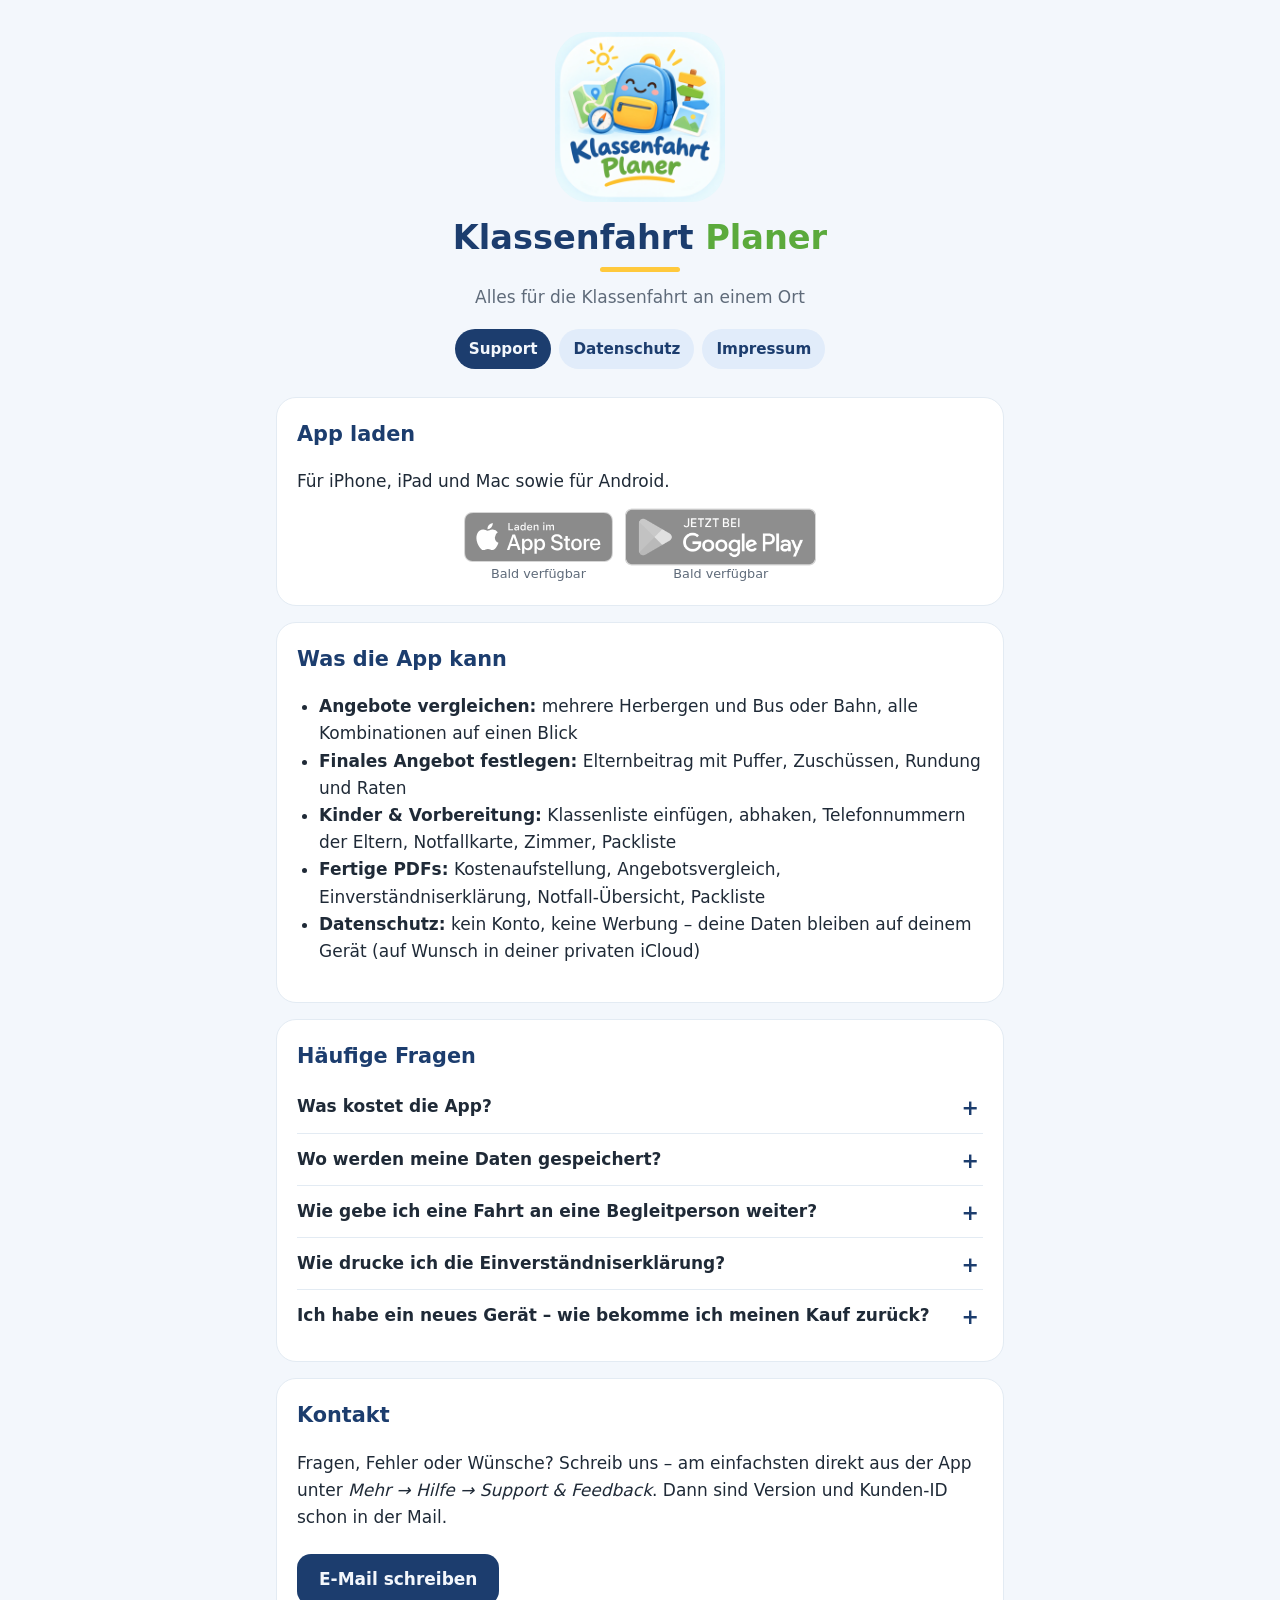
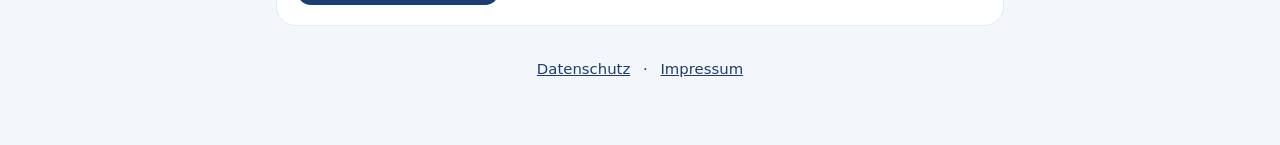
<file: index.html>
<!DOCTYPE html>
<html lang="de">
<head>
  <meta charset="utf-8">
  <meta name="viewport" content="width=device-width, initial-scale=1">
  <title>Klassenfahrt Planer – Support</title>
  <meta name="description" content="Alles für die Klassenfahrt an einem Ort: Herbergen und Bus vergleichen, Elternbeitrag berechnen, Einverständnisse, Notfallkarten und PDFs – ohne Konto.">
  <link rel="icon" href="icon.png">
  <link rel="apple-touch-icon" href="icon.png">
  <link rel="stylesheet" href="style.css">
</head>
<body>
<div class="wrap">
  <header>
    <img src="logo.png" alt="Klassenfahrt Planer – Logo mit Rucksack">
    <h1><span class="a">Klassenfahrt</span> <span class="b">Planer</span></h1>
    <div class="underline"></div>
    <p class="lead">Alles für die Klassenfahrt an einem Ort</p>
    <nav>
      <a href="index.html" aria-current="page">Support</a>
      <a href="datenschutz.html">Datenschutz</a>
      <a href="impressum.html">Impressum</a>
    </nav>
  </header>

  <section class="card">
    <h2>App laden</h2>
    <p>Für iPhone, iPad und Mac sowie für Android.</p>
    <div class="stores">
      <span class="soon"><img class="badge-apple" src="appstore-badge.svg" alt="Im App Store laden"><small>Bald verfügbar</small></span>
      <span class="soon"><img class="badge-google" src="googleplay-badge.png" alt="Jetzt bei Google Play"><small>Bald verfügbar</small></span>
    </div>
  </section>

  <section class="card">
    <h2>Was die App kann</h2>
    <ul>
      <li><strong>Angebote vergleichen:</strong> mehrere Herbergen und Bus oder Bahn, alle Kombinationen auf einen Blick</li>
      <li><strong>Finales Angebot festlegen:</strong> Elternbeitrag mit Puffer, Zuschüssen, Rundung und Raten</li>
      <li><strong>Kinder &amp; Vorbereitung:</strong> Klassenliste einfügen, abhaken, Telefonnummern der Eltern, Notfallkarte, Zimmer, Packliste</li>
      <li><strong>Fertige PDFs:</strong> Kostenaufstellung, Angebotsvergleich, Einverständniserklärung, Notfall-Übersicht, Packliste</li>
      <li><strong>Datenschutz:</strong> kein Konto, keine Werbung – deine Daten bleiben auf deinem Gerät (auf Wunsch in deiner privaten iCloud)</li>
    </ul>
  </section>

  <section class="card">
    <h2>Häufige Fragen</h2>
    <details>
      <summary>Was kostet die App?</summary>
      <p>Du kannst die Beispiel-Fahrt ansehen und eine eigene Fahrt mit bis zu 5 Kindern kostenlos anlegen. Die Vollversion schaltest du einmalig frei – kein Abo. Auf Apple-Geräten gilt der Kauf auf iPhone, iPad und Mac.</p>
    </details>
    <details>
      <summary>Wo werden meine Daten gespeichert?</summary>
      <p>Auf deinem Gerät. Auf iPhone, iPad und Mac kannst du unter <em>Mehr → iCloud-Sync</em> zusätzlich den Abgleich über deine private iCloud einschalten. Der Entwickler hat keinen Zugriff auf deine Daten.</p>
    </details>
    <details>
      <summary>Wie gebe ich eine Fahrt an eine Begleitperson weiter?</summary>
      <p>Unter <em>Mehr → Fahrt exportieren / übergeben</em> entsteht eine Datei, die du z. B. per AirDrop, Mail oder Messenger weitergibst. Sie lässt sich auf iPhone, iPad, Mac und Android importieren (<em>Mehr → Fahrt importieren</em>).</p>
    </details>
    <details>
      <summary>Wie drucke ich die Einverständniserklärung?</summary>
      <p>Unter <em>Dokumente</em> (Mac: Seitenleiste, iPhone/Android: Mehr) auf „Einverständniserklärung – alle Kinder“ tippen. In der Vorschau über das Teilen-Symbol „Drucken“ wählen. Text und Ankreuz-Punkte kannst du vorher anpassen.</p>
    </details>
    <details>
      <summary>Ich habe ein neues Gerät – wie bekomme ich meinen Kauf zurück?</summary>
      <p>Unter <em>Mehr → Vollversion → Käufe wiederherstellen</em>. Nutze dabei dieselbe Apple-ID bzw. dasselbe Google-Konto wie beim Kauf.</p>
    </details>
  </section>

  <section class="card">
    <h2>Kontakt</h2>
    <p>Fragen, Fehler oder Wünsche? Schreib uns – am einfachsten direkt aus der App unter <em>Mehr → Hilfe → Support &amp; Feedback</em>. Dann sind Version und Kunden-ID schon in der Mail.</p>
    <a class="button" href="mailto:support@schuehler-apps.de?subject=Klassenfahrt-Planer%3A%20Support">E-Mail schreiben</a>
  </section>

  <footer class="muted">
    <p><a href="datenschutz.html">Datenschutz</a> · <a href="impressum.html">Impressum</a></p>
  </footer>
</div>
</body>
</html>
</file>
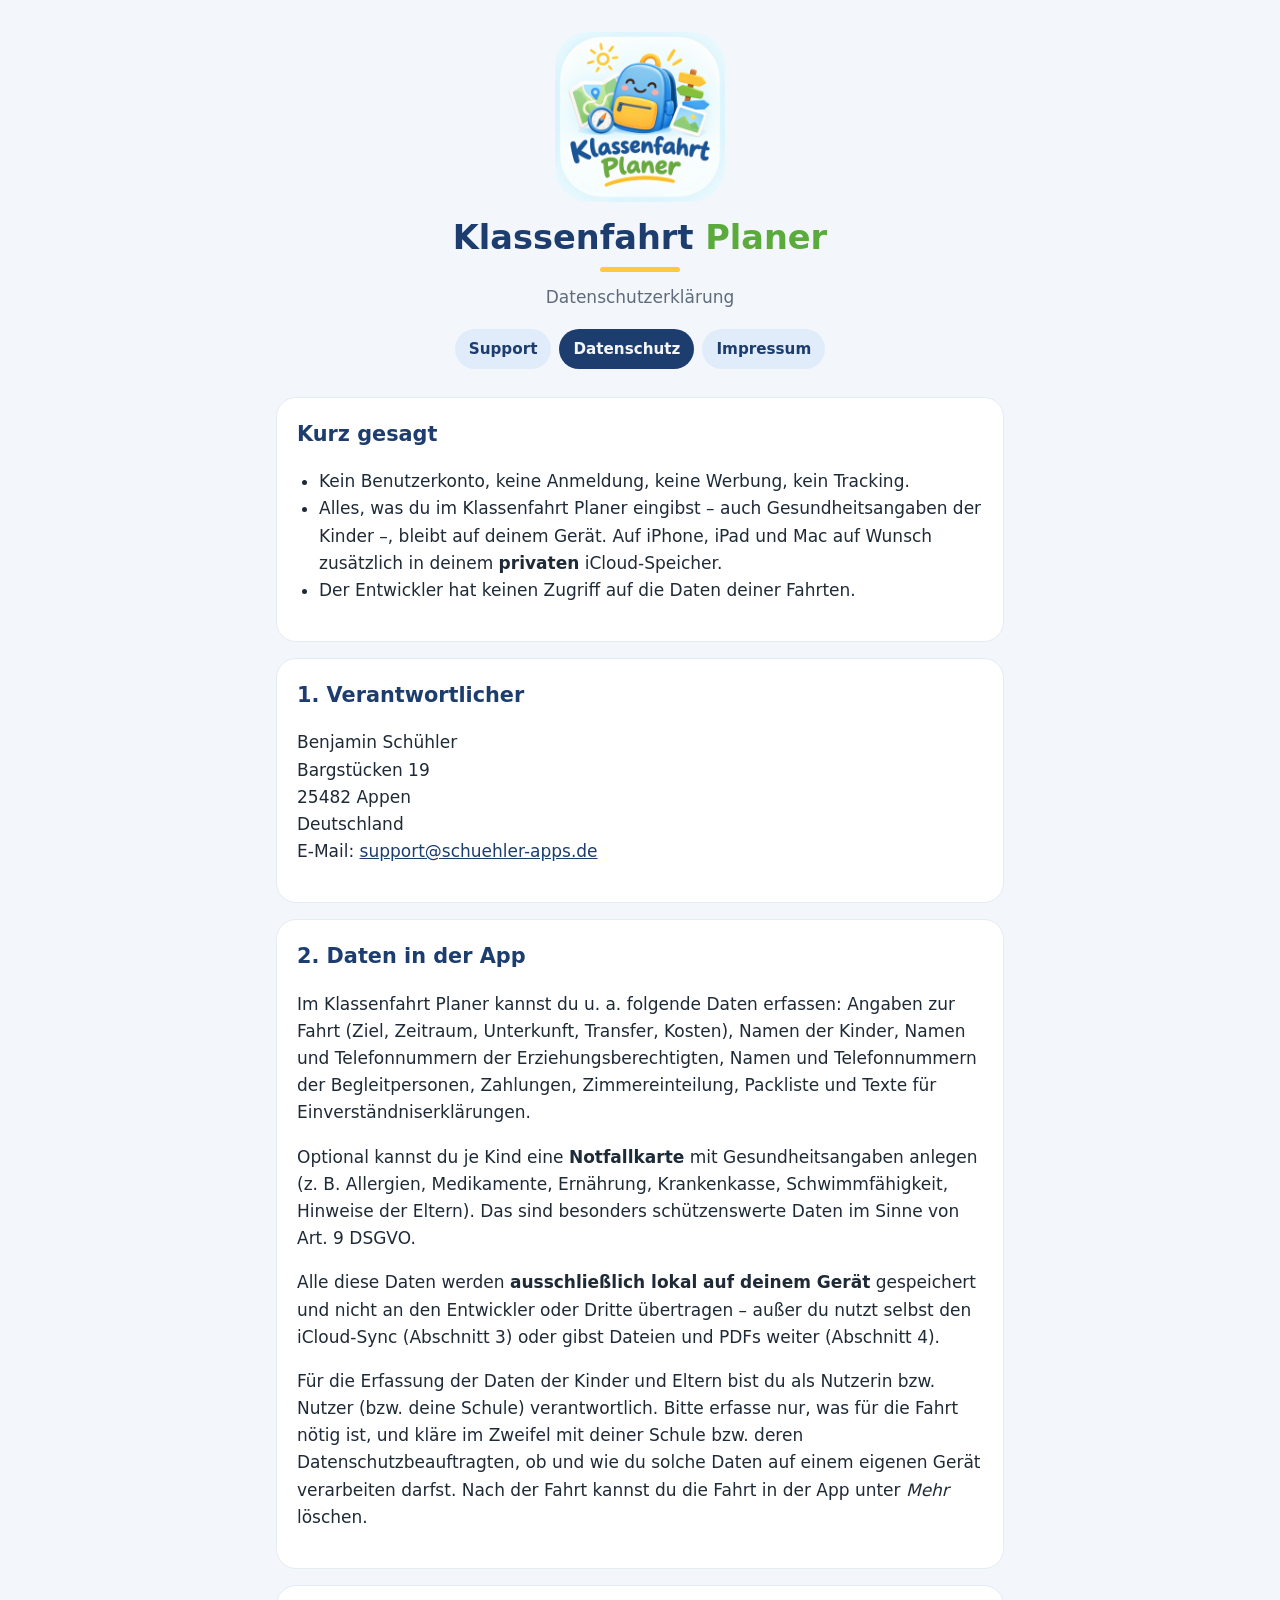
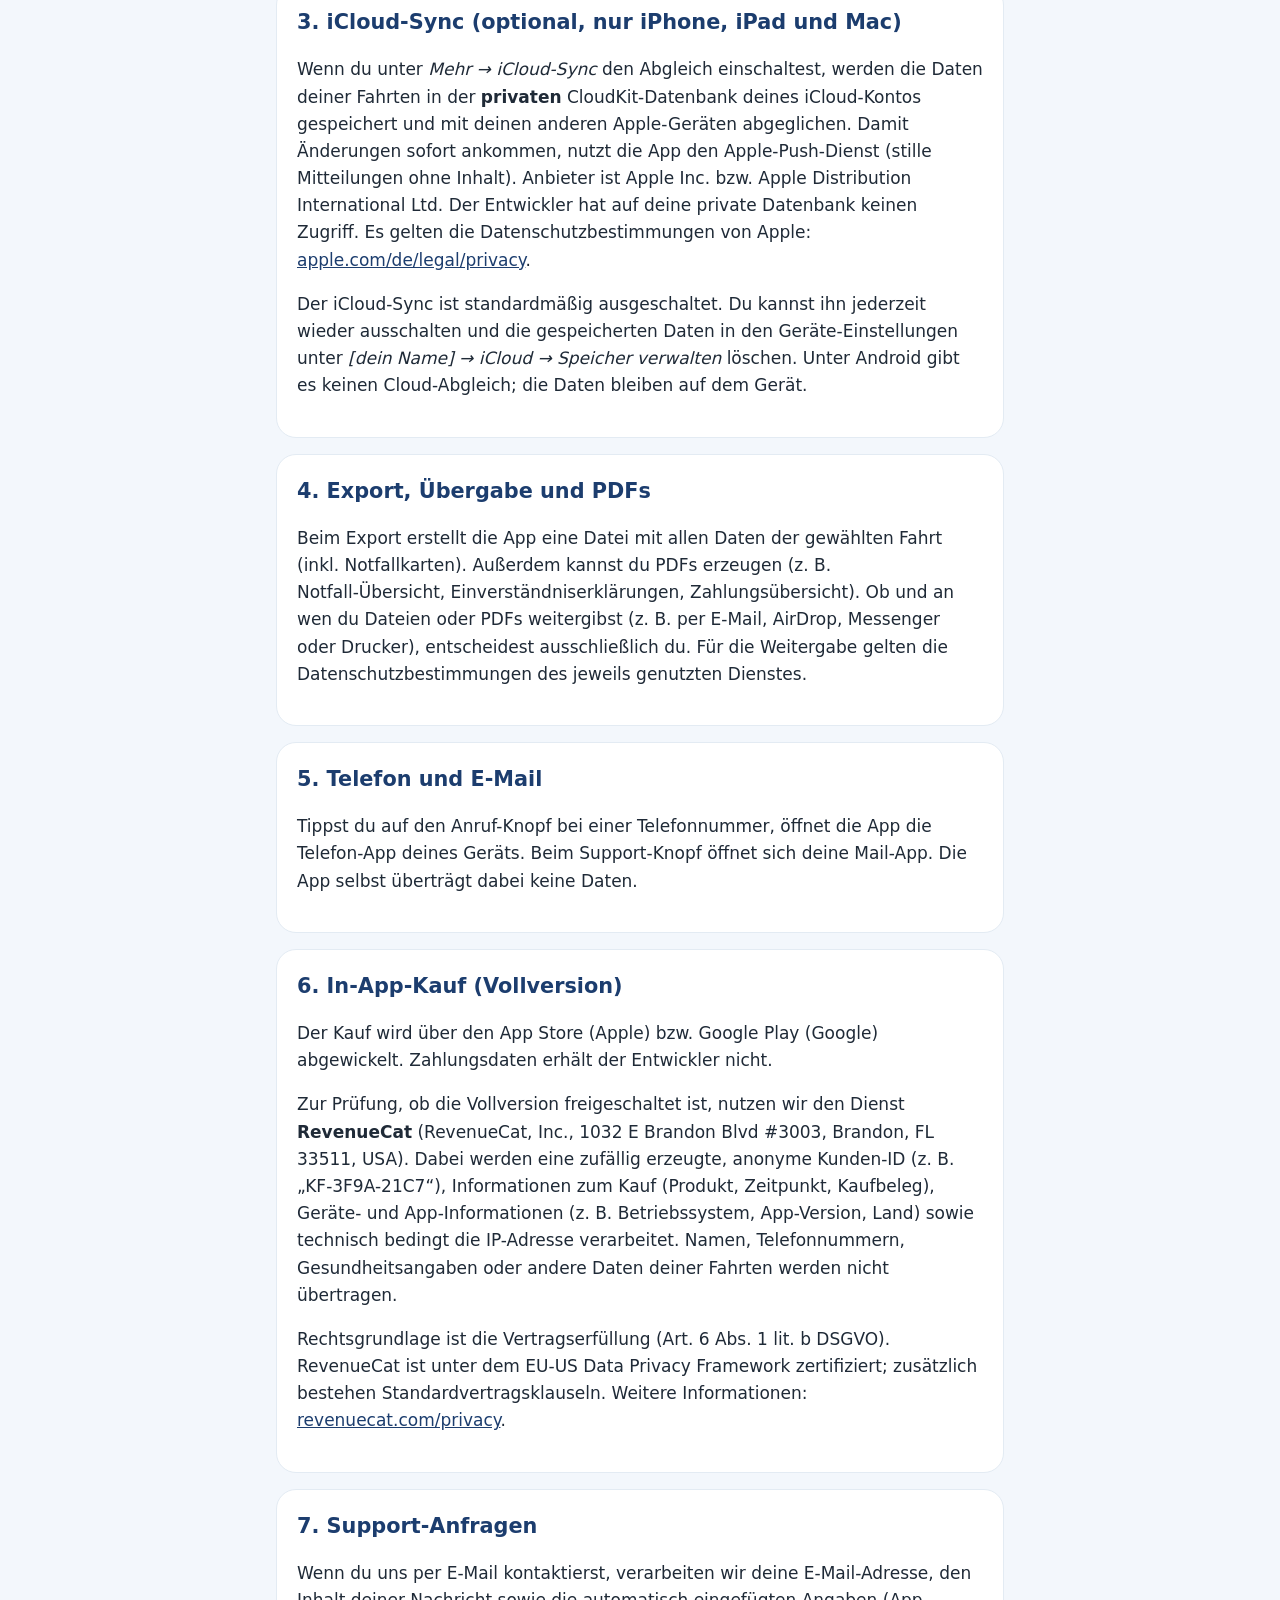
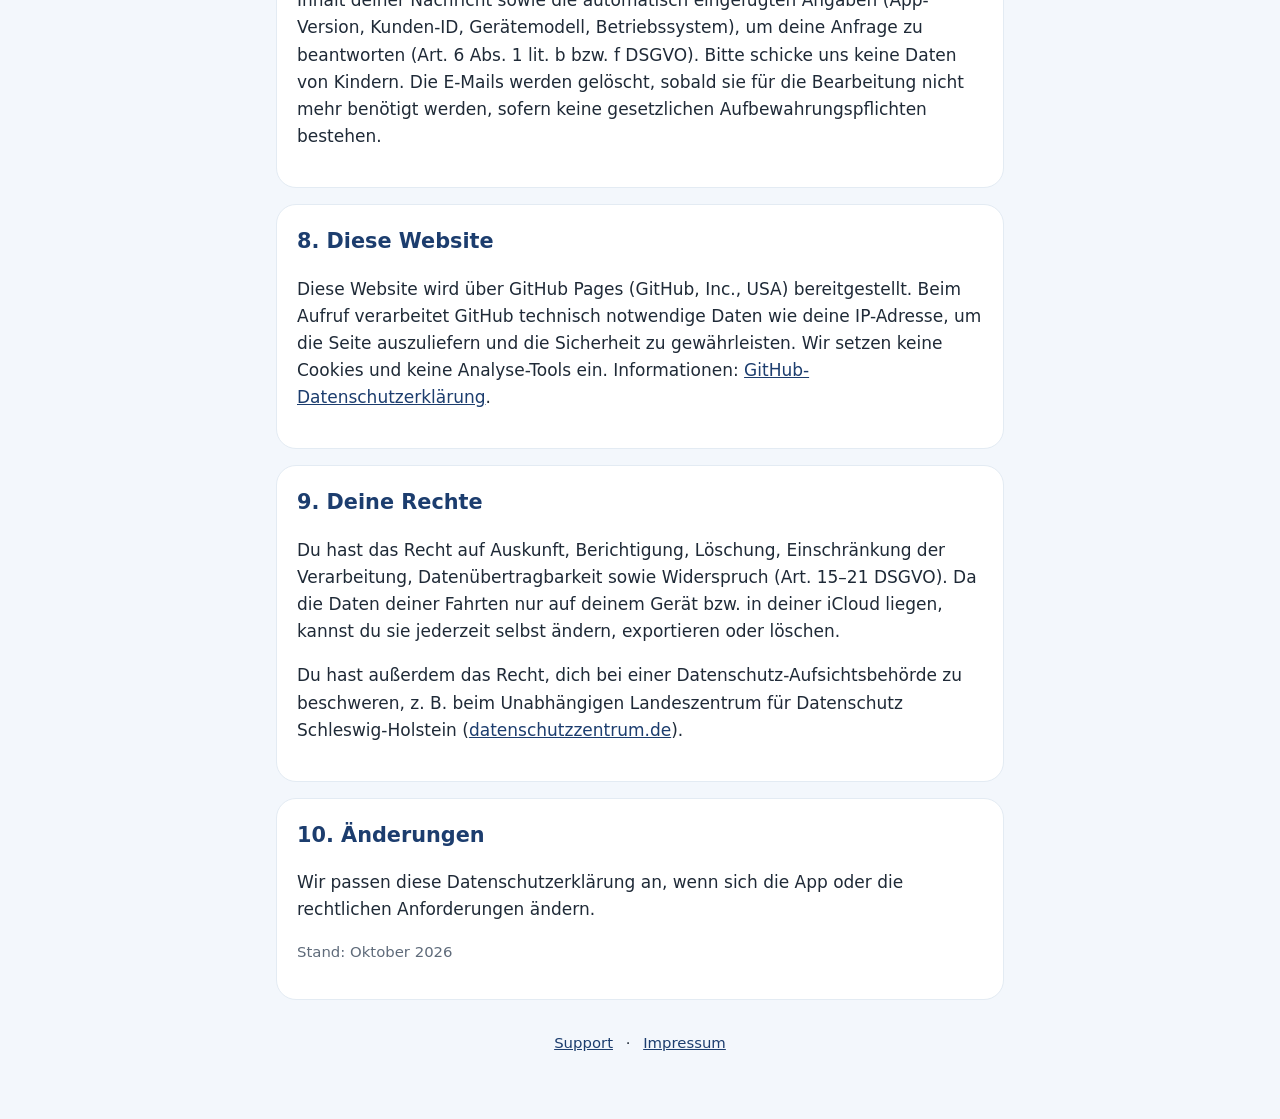
<file: datenschutz.html>
<!DOCTYPE html>
<html lang="de">
<head>
  <meta charset="utf-8">
  <meta name="viewport" content="width=device-width, initial-scale=1">
  <title>Klassenfahrt Planer – Datenschutz</title>
  <meta name="description" content="Alles für die Klassenfahrt an einem Ort: Herbergen und Bus vergleichen, Elternbeitrag berechnen, Einverständnisse, Notfallkarten und PDFs – ohne Konto.">
  <link rel="icon" href="icon.png">
  <link rel="apple-touch-icon" href="icon.png">
  <link rel="stylesheet" href="style.css">
</head>
<body>
<div class="wrap">
  <header>
    <img src="logo.png" alt="Klassenfahrt Planer – Logo mit Rucksack">
    <h1><span class="a">Klassenfahrt</span> <span class="b">Planer</span></h1>
    <div class="underline"></div>
    <p class="lead">Datenschutzerklärung</p>
    <nav>
      <a href="index.html">Support</a>
      <a href="datenschutz.html" aria-current="page">Datenschutz</a>
      <a href="impressum.html">Impressum</a>
    </nav>
  </header>

  <section class="card">
    <h2>Kurz gesagt</h2>
    <ul>
      <li>Kein Benutzerkonto, keine Anmeldung, keine Werbung, kein Tracking.</li>
      <li>Alles, was du im Klassenfahrt Planer eingibst – auch Gesundheitsangaben der Kinder –, bleibt auf deinem Gerät. Auf iPhone, iPad und Mac auf Wunsch zusätzlich in deinem <strong>privaten</strong> iCloud-Speicher.</li>
      <li>Der Entwickler hat keinen Zugriff auf die Daten deiner Fahrten.</li>
    </ul>
  </section>

  <section class="card">
    <h2>1. Verantwortlicher</h2>
    <p>
      Benjamin Schühler<br>
      Bargstücken 19<br>
      25482 Appen<br>
      Deutschland<br>
      E-Mail: <a href="mailto:support@schuehler-apps.de">support@schuehler-apps.de</a>
    </p>
  </section>

  <section class="card">
    <h2>2. Daten in der App</h2>
    <p>Im Klassenfahrt Planer kannst du u. a. folgende Daten erfassen: Angaben zur Fahrt (Ziel, Zeitraum, Unterkunft, Transfer, Kosten), Namen der Kinder, Namen und Telefonnummern der Erziehungsberechtigten, Namen und Telefonnummern der Begleitpersonen, Zahlungen, Zimmereinteilung, Packliste und Texte für Einverständniserklärungen.</p>
    <p>Optional kannst du je Kind eine <strong>Notfallkarte</strong> mit Gesundheitsangaben anlegen (z. B. Allergien, Medikamente, Ernährung, Krankenkasse, Schwimmfähigkeit, Hinweise der Eltern). Das sind besonders schützenswerte Daten im Sinne von Art. 9 DSGVO.</p>
    <p>Alle diese Daten werden <strong>ausschließlich lokal auf deinem Gerät</strong> gespeichert und nicht an den Entwickler oder Dritte übertragen – außer du nutzt selbst den iCloud-Sync (Abschnitt 3) oder gibst Dateien und PDFs weiter (Abschnitt 4).</p>
    <p>Für die Erfassung der Daten der Kinder und Eltern bist du als Nutzerin bzw. Nutzer (bzw. deine Schule) verantwortlich. Bitte erfasse nur, was für die Fahrt nötig ist, und kläre im Zweifel mit deiner Schule bzw. deren Datenschutzbeauftragten, ob und wie du solche Daten auf einem eigenen Gerät verarbeiten darfst. Nach der Fahrt kannst du die Fahrt in der App unter <em>Mehr</em> löschen.</p>
  </section>

  <section class="card">
    <h2>3. iCloud-Sync (optional, nur iPhone, iPad und Mac)</h2>
    <p>Wenn du unter <em>Mehr → iCloud-Sync</em> den Abgleich einschaltest, werden die Daten deiner Fahrten in der <strong>privaten</strong> CloudKit-Datenbank deines iCloud-Kontos gespeichert und mit deinen anderen Apple-Geräten abgeglichen. Damit Änderungen sofort ankommen, nutzt die App den Apple-Push-Dienst (stille Mitteilungen ohne Inhalt). Anbieter ist Apple Inc. bzw. Apple Distribution International Ltd. Der Entwickler hat auf deine private Datenbank keinen Zugriff. Es gelten die Datenschutzbestimmungen von Apple: <a href="https://www.apple.com/de/legal/privacy/">apple.com/de/legal/privacy</a>.</p>
    <p>Der iCloud-Sync ist standardmäßig ausgeschaltet. Du kannst ihn jederzeit wieder ausschalten und die gespeicherten Daten in den Geräte-Einstellungen unter <em>[dein Name] → iCloud → Speicher verwalten</em> löschen. Unter Android gibt es keinen Cloud-Abgleich; die Daten bleiben auf dem Gerät.</p>
  </section>

  <section class="card">
    <h2>4. Export, Übergabe und PDFs</h2>
    <p>Beim Export erstellt die App eine Datei mit allen Daten der gewählten Fahrt (inkl. Notfallkarten). Außerdem kannst du PDFs erzeugen (z. B. Notfall-Übersicht, Einverständniserklärungen, Zahlungsübersicht). Ob und an wen du Dateien oder PDFs weitergibst (z. B. per E-Mail, AirDrop, Messenger oder Drucker), entscheidest ausschließlich du. Für die Weitergabe gelten die Datenschutzbestimmungen des jeweils genutzten Dienstes.</p>
  </section>

  <section class="card">
    <h2>5. Telefon und E-Mail</h2>
    <p>Tippst du auf den Anruf-Knopf bei einer Telefonnummer, öffnet die App die Telefon-App deines Geräts. Beim Support-Knopf öffnet sich deine Mail-App. Die App selbst überträgt dabei keine Daten.</p>
  </section>

  <section class="card">
    <h2>6. In-App-Kauf (Vollversion)</h2>
    <p>Der Kauf wird über den App Store (Apple) bzw. Google Play (Google) abgewickelt. Zahlungsdaten erhält der Entwickler nicht.</p>
    <p>Zur Prüfung, ob die Vollversion freigeschaltet ist, nutzen wir den Dienst <strong>RevenueCat</strong> (RevenueCat, Inc., 1032 E Brandon Blvd #3003, Brandon, FL 33511, USA). Dabei werden eine zufällig erzeugte, anonyme Kunden-ID (z. B. „KF-3F9A-21C7“), Informationen zum Kauf (Produkt, Zeitpunkt, Kaufbeleg), Geräte- und App-Informationen (z. B. Betriebssystem, App-Version, Land) sowie technisch bedingt die IP-Adresse verarbeitet. Namen, Telefonnummern, Gesundheitsangaben oder andere Daten deiner Fahrten werden nicht übertragen.</p>
    <p>Rechtsgrundlage ist die Vertragserfüllung (Art. 6 Abs. 1 lit. b DSGVO). RevenueCat ist unter dem EU-US Data Privacy Framework zertifiziert; zusätzlich bestehen Standardvertragsklauseln. Weitere Informationen: <a href="https://www.revenuecat.com/privacy">revenuecat.com/privacy</a>.</p>
  </section>

  <section class="card">
    <h2>7. Support-Anfragen</h2>
    <p>Wenn du uns per E-Mail kontaktierst, verarbeiten wir deine E-Mail-Adresse, den Inhalt deiner Nachricht sowie die automatisch eingefügten Angaben (App-Version, Kunden-ID, Gerätemodell, Betriebssystem), um deine Anfrage zu beantworten (Art. 6 Abs. 1 lit. b bzw. f DSGVO). Bitte schicke uns keine Daten von Kindern. Die E-Mails werden gelöscht, sobald sie für die Bearbeitung nicht mehr benötigt werden, sofern keine gesetzlichen Aufbewahrungspflichten bestehen.</p>
  </section>

  <section class="card">
    <h2>8. Diese Website</h2>
    <p>Diese Website wird über GitHub Pages (GitHub, Inc., USA) bereitgestellt. Beim Aufruf verarbeitet GitHub technisch notwendige Daten wie deine IP-Adresse, um die Seite auszuliefern und die Sicherheit zu gewährleisten. Wir setzen keine Cookies und keine Analyse-Tools ein. Informationen: <a href="https://docs.github.com/de/site-policy/privacy-policies/github-general-privacy-statement">GitHub-Datenschutzerklärung</a>.</p>
  </section>

  <section class="card">
    <h2>9. Deine Rechte</h2>
    <p>Du hast das Recht auf Auskunft, Berichtigung, Löschung, Einschränkung der Verarbeitung, Datenübertragbarkeit sowie Widerspruch (Art. 15–21 DSGVO). Da die Daten deiner Fahrten nur auf deinem Gerät bzw. in deiner iCloud liegen, kannst du sie jederzeit selbst ändern, exportieren oder löschen.</p>
    <p>Du hast außerdem das Recht, dich bei einer Datenschutz-Aufsichtsbehörde zu beschweren, z. B. beim Unabhängigen Landeszentrum für Datenschutz Schleswig-Holstein (<a href="https://www.datenschutzzentrum.de">datenschutzzentrum.de</a>).</p>
  </section>

  <section class="card">
    <h2>10. Änderungen</h2>
    <p>Wir passen diese Datenschutzerklärung an, wenn sich die App oder die rechtlichen Anforderungen ändern.</p>
    <p class="muted">Stand: Oktober 2026</p>
  </section>

  <footer class="muted">
    <p><a href="index.html">Support</a> · <a href="impressum.html">Impressum</a></p>
  </footer>
</div>
</body>
</html>
</file>
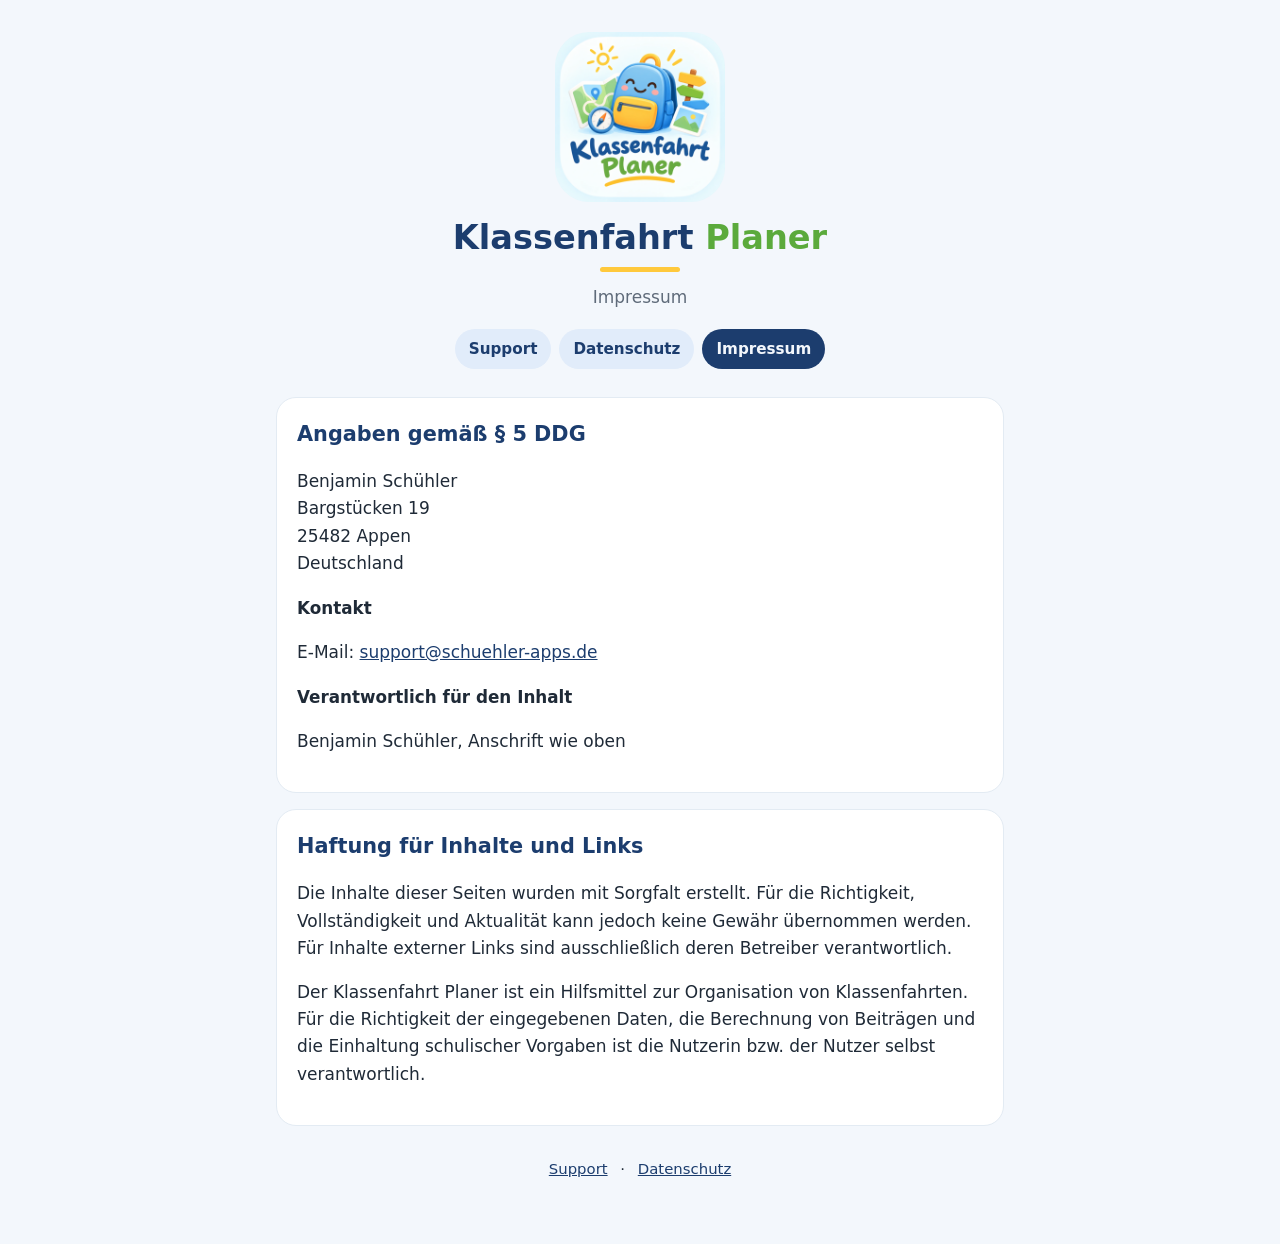
<file: impressum.html>
<!DOCTYPE html>
<html lang="de">
<head>
  <meta charset="utf-8">
  <meta name="viewport" content="width=device-width, initial-scale=1">
  <title>Klassenfahrt Planer – Impressum</title>
  <meta name="description" content="Alles für die Klassenfahrt an einem Ort: Herbergen und Bus vergleichen, Elternbeitrag berechnen, Einverständnisse, Notfallkarten und PDFs – ohne Konto.">
  <link rel="icon" href="icon.png">
  <link rel="apple-touch-icon" href="icon.png">
  <link rel="stylesheet" href="style.css">
</head>
<body>
<div class="wrap">
  <header>
    <img src="logo.png" alt="Klassenfahrt Planer – Logo mit Rucksack">
    <h1><span class="a">Klassenfahrt</span> <span class="b">Planer</span></h1>
    <div class="underline"></div>
    <p class="lead">Impressum</p>
    <nav>
      <a href="index.html">Support</a>
      <a href="datenschutz.html">Datenschutz</a>
      <a href="impressum.html" aria-current="page">Impressum</a>
    </nav>
  </header>

  <section class="card">
    <h2>Angaben gemäß § 5 DDG</h2>
    <p>
      Benjamin Schühler<br>
      Bargstücken 19<br>
      25482 Appen<br>
      Deutschland
    </p>
    <h3>Kontakt</h3>
    <p>E-Mail: <a href="mailto:support@schuehler-apps.de">support@schuehler-apps.de</a></p>
    <h3>Verantwortlich für den Inhalt</h3>
    <p>Benjamin Schühler, Anschrift wie oben</p>
  </section>

  <section class="card">
    <h2>Haftung für Inhalte und Links</h2>
    <p>Die Inhalte dieser Seiten wurden mit Sorgfalt erstellt. Für die Richtigkeit, Vollständigkeit und Aktualität kann jedoch keine Gewähr übernommen werden. Für Inhalte externer Links sind ausschließlich deren Betreiber verantwortlich.</p>
    <p>Der Klassenfahrt Planer ist ein Hilfsmittel zur Organisation von Klassenfahrten. Für die Richtigkeit der eingegebenen Daten, die Berechnung von Beiträgen und die Einhaltung schulischer Vorgaben ist die Nutzerin bzw. der Nutzer selbst verantwortlich.</p>
  </section>

  <footer class="muted">
    <p><a href="index.html">Support</a> · <a href="datenschutz.html">Datenschutz</a></p>
  </footer>
</div>
</body>
</html>
</file>
<file: style.css>
:root {
  --navy: #1C3D6E;
  --green: #5BAA3C;
  --yellow: #FFC93C;
  --coral: #D9594A;
  --sky: #E1ECFA;
  --bg: #F3F7FC;
  --card: #FFFFFF;
  --line: #E3EBF3;
  --text: #1F2A37;
  --muted: #5F6B7A;
}
@media (prefers-color-scheme: dark) {
  :root {
    --navy: #8DB6F2;
    --green: #7DCB5C;
    --yellow: #F7C94F;
    --coral: #F28C7A;
    --sky: #1C2E45;
    --bg: #0E1520;
    --card: #182233;
    --line: #2A3747;
    --text: #E8EEF5;
    --muted: #9AA8B8;
  }
}
* { box-sizing: border-box; }
html { -webkit-text-size-adjust: 100%; }
body {
  margin: 0;
  background: var(--bg);
  color: var(--text);
  font-family: ui-rounded, "SF Pro Rounded", system-ui, -apple-system, "Segoe UI", Roboto, sans-serif;
  line-height: 1.6;
  font-size: 17px;
}
.wrap { max-width: 760px; margin: 0 auto; padding: 32px 16px 48px; }
header { text-align: center; margin-bottom: 28px; }
header img { width: 170px; height: auto; border-radius: 34px; }
h1 { font-size: 2.1rem; margin: 8px 0 4px; line-height: 1.2; }
h1 .a { color: var(--navy); }
h1 .b { color: var(--green); }
.underline { width: 80px; height: 5px; border-radius: 3px; background: var(--yellow); margin: 8px auto 12px; }
.lead { color: var(--muted); margin: 0; }
nav { display: flex; gap: 8px; justify-content: center; flex-wrap: wrap; margin-top: 18px; }
nav a {
  text-decoration: none; color: var(--navy); font-weight: 600; font-size: 0.95rem;
  padding: 8px 14px; border-radius: 999px; background: var(--sky);
}
nav a[aria-current="page"] { background: var(--navy); color: var(--bg); }
.card {
  background: var(--card); border: 1px solid var(--line); border-radius: 20px;
  padding: 20px; margin: 16px 0;
}
h2 { color: var(--navy); font-size: 1.3rem; margin: 0 0 8px; }
h3 { font-size: 1.05rem; margin: 18px 0 4px; }
p, li { color: var(--text); }
.muted { color: var(--muted); font-size: 0.93rem; }
a { color: var(--navy); }
.button {
  display: inline-block; text-decoration: none; background: var(--navy); color: var(--bg);
  font-weight: 700; padding: 12px 22px; border-radius: 14px; margin-top: 6px;
}
details { border-top: 1px solid var(--line); padding: 12px 0; }
details:first-of-type { border-top: 0; }
summary { cursor: pointer; font-weight: 600; list-style: none; position: relative; padding-right: 28px; }
summary::-webkit-details-marker { display: none; }
summary::after { content: "+"; position: absolute; right: 4px; top: -1px; color: var(--navy); font-size: 1.3rem; }
details[open] summary::after { content: "–"; }
details p, details ol, details ul { margin: 8px 0 0; }
ol, ul { padding-left: 22px; }
footer { text-align: center; margin-top: 32px; }
footer a { margin: 0 8px; }
.stores { display: flex; gap: 12px; flex-wrap: wrap; align-items: center; justify-content: center; margin-top: 8px; }
.stores a, .stores .soon { display: flex; flex-direction: column; align-items: center; }
.badge-apple { height: 50px; width: auto; display: block; }
/* Google-Abzeichen hat eigenen transparenten Rand, deshalb größer */
.badge-google { height: 74px; width: auto; display: block; margin: -12px 0; }
.soon { position: relative; }
.soon img { filter: grayscale(1); opacity: 0.45; }
.soon small { color: var(--muted); font-size: 0.8rem; margin-top: 2px; }
/* Screenshots: nebeneinander, auf schmalen Bildschirmen seitlich wischbar */
.shots { display: flex; gap: 14px; justify-content: center; margin: 18px 0 10px; overflow-x: auto; scroll-snap-type: x mandatory; padding: 4px 4px 8px; }
.shots figure { margin: 0; flex: 0 0 auto; width: 200px; scroll-snap-align: center; text-align: center; }
.shots img { width: 100%; height: auto; display: block; border-radius: 24px; border: 1px solid var(--line); box-shadow: 0 6px 18px rgba(27, 75, 143, 0.12); }
.shots figcaption { color: var(--muted); font-size: 0.85rem; margin-top: 8px; }
@media (max-width: 680px) { .shots { justify-content: flex-start; } .shots figure { width: 62%; } }
</file>
